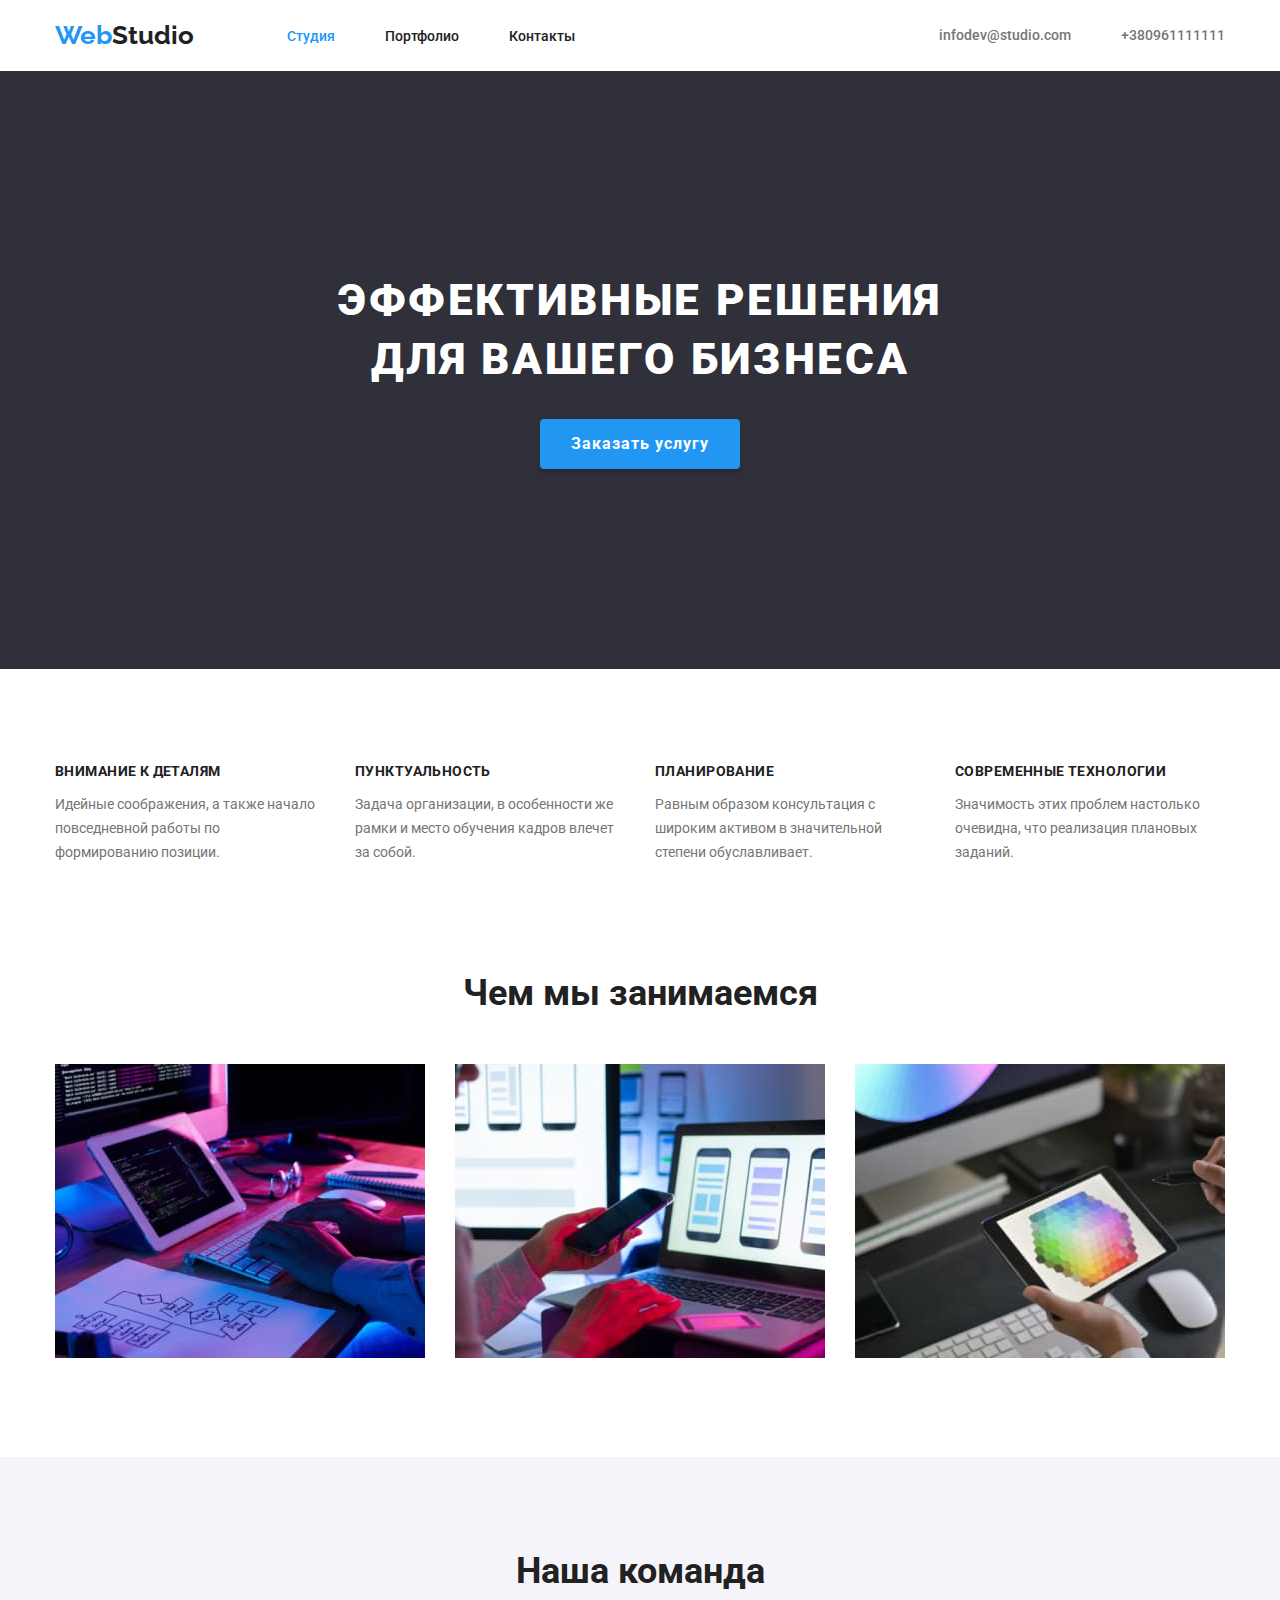
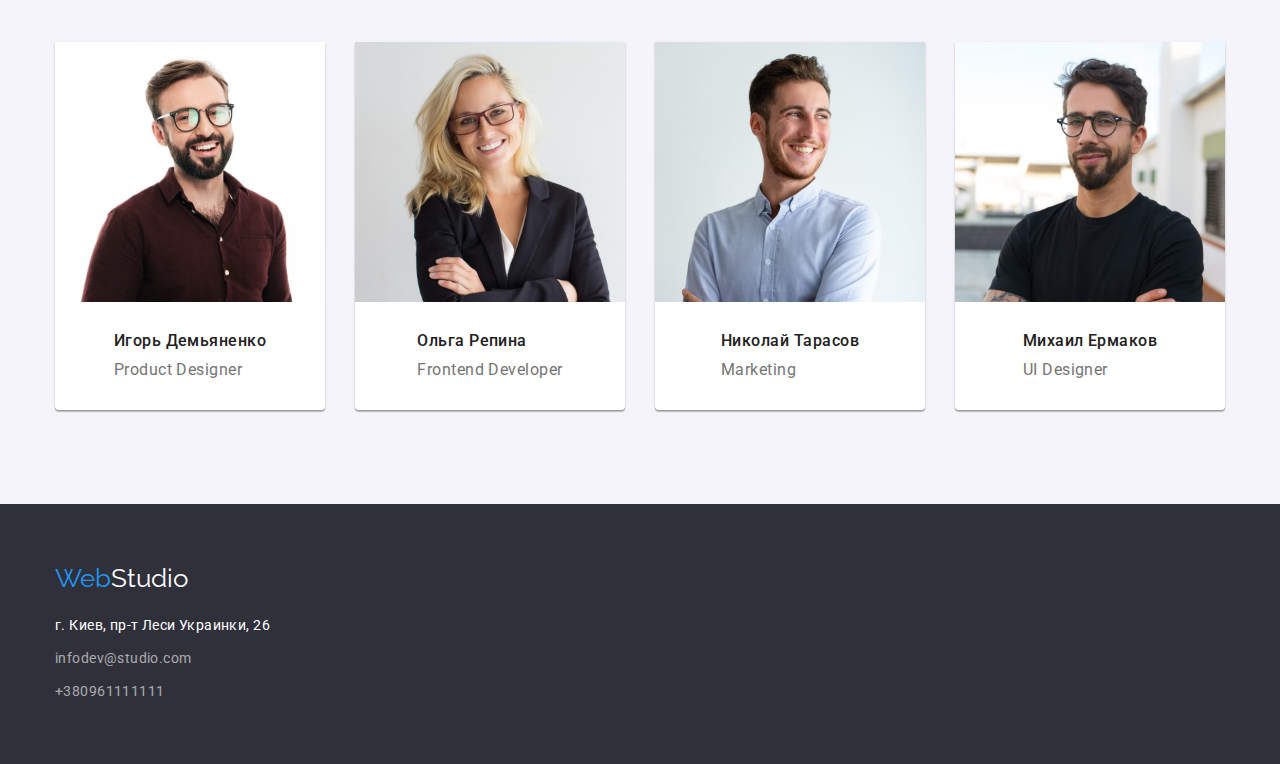
<file: index.html>
<!DOCTYPE html>
<html lang="ru">
  <head>
    <meta charset="UTF-8" />
    <meta http-equiv="X-UA-Compatible" content="IE=edge" />
    <meta name="viewport" content="width=device-width, initial-scale=1.0" />
    <link rel="preconnect" href="https://fonts.googleapis.com" />
    <!--Google fonts-->
    <link rel="preconnect" href="https://fonts.gstatic.com" crossorigin />
    <link
      href="https://fonts.googleapis.com/css2?family=Raleway:wght@700&family=Roboto:wght@300;400;500;700&display=swap"
      rel="stylesheet"
    />
    <link
      rel="stylesheet"
      href="https://cdn.jsdelivr.net/npm/modern-normalize@1.1.0/modern-normalize.min.css"
    />
    <link rel="stylesheet" href="./css/style.css" />
    <title>Homework-02</title>
  </head>

  <body>
    <!-- Шапка сайта -->

    <header class="header">
      <div class="container header-container">
        <a class="logo" href="index.html" lang="en"
          >Web<span class="accent-header">Studio</span></a
        >
        <nav class="nav">
          <ul class="header-nav list">
            <li class="active">
              <a class="header-nav-link" href="index.html">Студия</a>
            </li>
            <li>
              <a class="header-nav-link" href="portfolio.html">Портфолио</a>
            </li>
            <li><a class="header-nav-link" href="contacts">Контакты</a></li>
          </ul>
        </nav>
        <ul class="header-info">
          <li>
            <a class="header-mail-info" href="mailto:infodev@studio.com"
              >infodev@studio.com</a
            >
          </li>
          <li>
            <a class="header-tel-num" href="tel:+380961111111">+380961111111</a>
          </li>
        </ul>
      </div>
    </header>

    <main>
      <!-- Герой -->

      <section class="section hero">
        <div class="container">
          <h1 class="hero-title">Эффективные решения для вашего бизнеса</h1>
          <button class="button primary" type="button">Заказать услугу</button>
        </div>
      </section>

      <!-- Преимущества -->

      <section class="section section-feature">
        <div class="container">
          <ul class="feature-list">
            <li class="feature-list-container">
              <h3 class="feature-list-title">Внимание к деталям</h3>
              <p class="feature-list-text">
                Идейные соображения, а также начало повседневной работы по
                формированию позиции.
              </p>
            </li>
            <li class="feature-list-container">
              <h3 class="feature-list-title">Пунктуальность</h3>
              <p class="feature-list-text">
                Задача организации, в особенности же рамки и место обучения
                кадров влечет за собой.
              </p>
            </li>
            <li class="feature-list-container">
              <h3 class="feature-list-title">Планирование</h3>
              <p class="feature-list-text">
                Равным образом консультация с широким активом в значительной
                степени обуславливает.
              </p>
            </li>
            <li class="feature-list-container">
              <h3 class="feature-list-title">Современные технологии</h3>
              <p class="feature-list-text">
                Значимость этих проблем настолько очевидна, что реализация
                плановых заданий.
              </p>
            </li>
          </ul>
        </div>
      </section>

      <!-- Примеры работ -->

      <section class="section section-work">
        <div class="container section-container">
          <h2 class="work-title">Чем мы занимаемся</h2>
          <ul class="work-list">
            <li class="work-image">
              <img src="./images/img1.jpeg" alt="написание кода" width="370" />
            </li>
            <li class="work-image work-image-center">
              <img src="./images/img2.jpeg" alt=" вайфрейм" width="370" />
            </li>
            <li class="work-image">
              <img src="./images/img3.jpeg" alt=" дизайн" width="370" />
            </li>
          </ul>
        </div>
      </section>

      <!-- Список команды -->

      <section class="section team-section">
        <div class="container team-container">
          <h2 class="team">Наша команда</h2>
          <ul class="team-list">
            <li class="team-list-item">
              <img
                src="./images/igor.jpeg"
                alt="Product designer"
                width="270"
              />
              <div class="team-list-wrap">
                <h3 class="team-title">Игорь Демьяненко</h3>
                <p class="team-text">Product Designer</p>
              </div>
            </li>
            <li class="team-list-item">
              <img
                src="./images/olga.jpeg"
                alt="Frontend Developer"
                width="270"
              />
              <div class="team-list-wrap">
                <h3 class="team-title">Ольга Репина</h3>
                <p class="team-text">Frontend Developer</p>
              </div>
            </li>
            <li class="team-list-item">
              <img src="./images/kolya.jpeg" alt="Marketing" width="270" />
              <div class="team-list-wrap">
                <h3 class="team-title">Николай Тарасов</h3>
                <p class="team-text">Marketing</p>
              </div>
            </li>
            <li class="team-list-item">
              <img src="./images/mikolo.jpeg" alt="UI designer" width="270" />
              <div class="team-list-wrap">
                <h3 class="team-title">Михаил Ермаков</h3>
                <p class="team-text">UI Designer</p>
              </div>
            </li>
          </ul>
        </div>
      </section>
    </main>

    <!-- Футер -->

    <footer class="footer">
      <div class="container footer-container">
        <a class="footer-logo" href="index.html" lang="en"
          >Web<span class="accent-footer">Studio</span></a
        >
        <address class="footer-address-list">
          <ul>
            <li class="footer-text">
              <a class="footer-address" href="addres"
                >г. Киев, пр-т Леси Украинки, 26</a
              >
            </li>
            <li class="footer-text">
              <a class="footer-mail-info" href="mailto:infodev@studio.com"
                >infodev@studio.com</a
              >
            </li>
            <li class="footer-text">
              <a class="footer-tel-number" href="tel:+380961111111"
                >+380961111111</a
              >
            </li>
          </ul>
        </address>
      </div>
    </footer>
  </body>
</html>
</file>
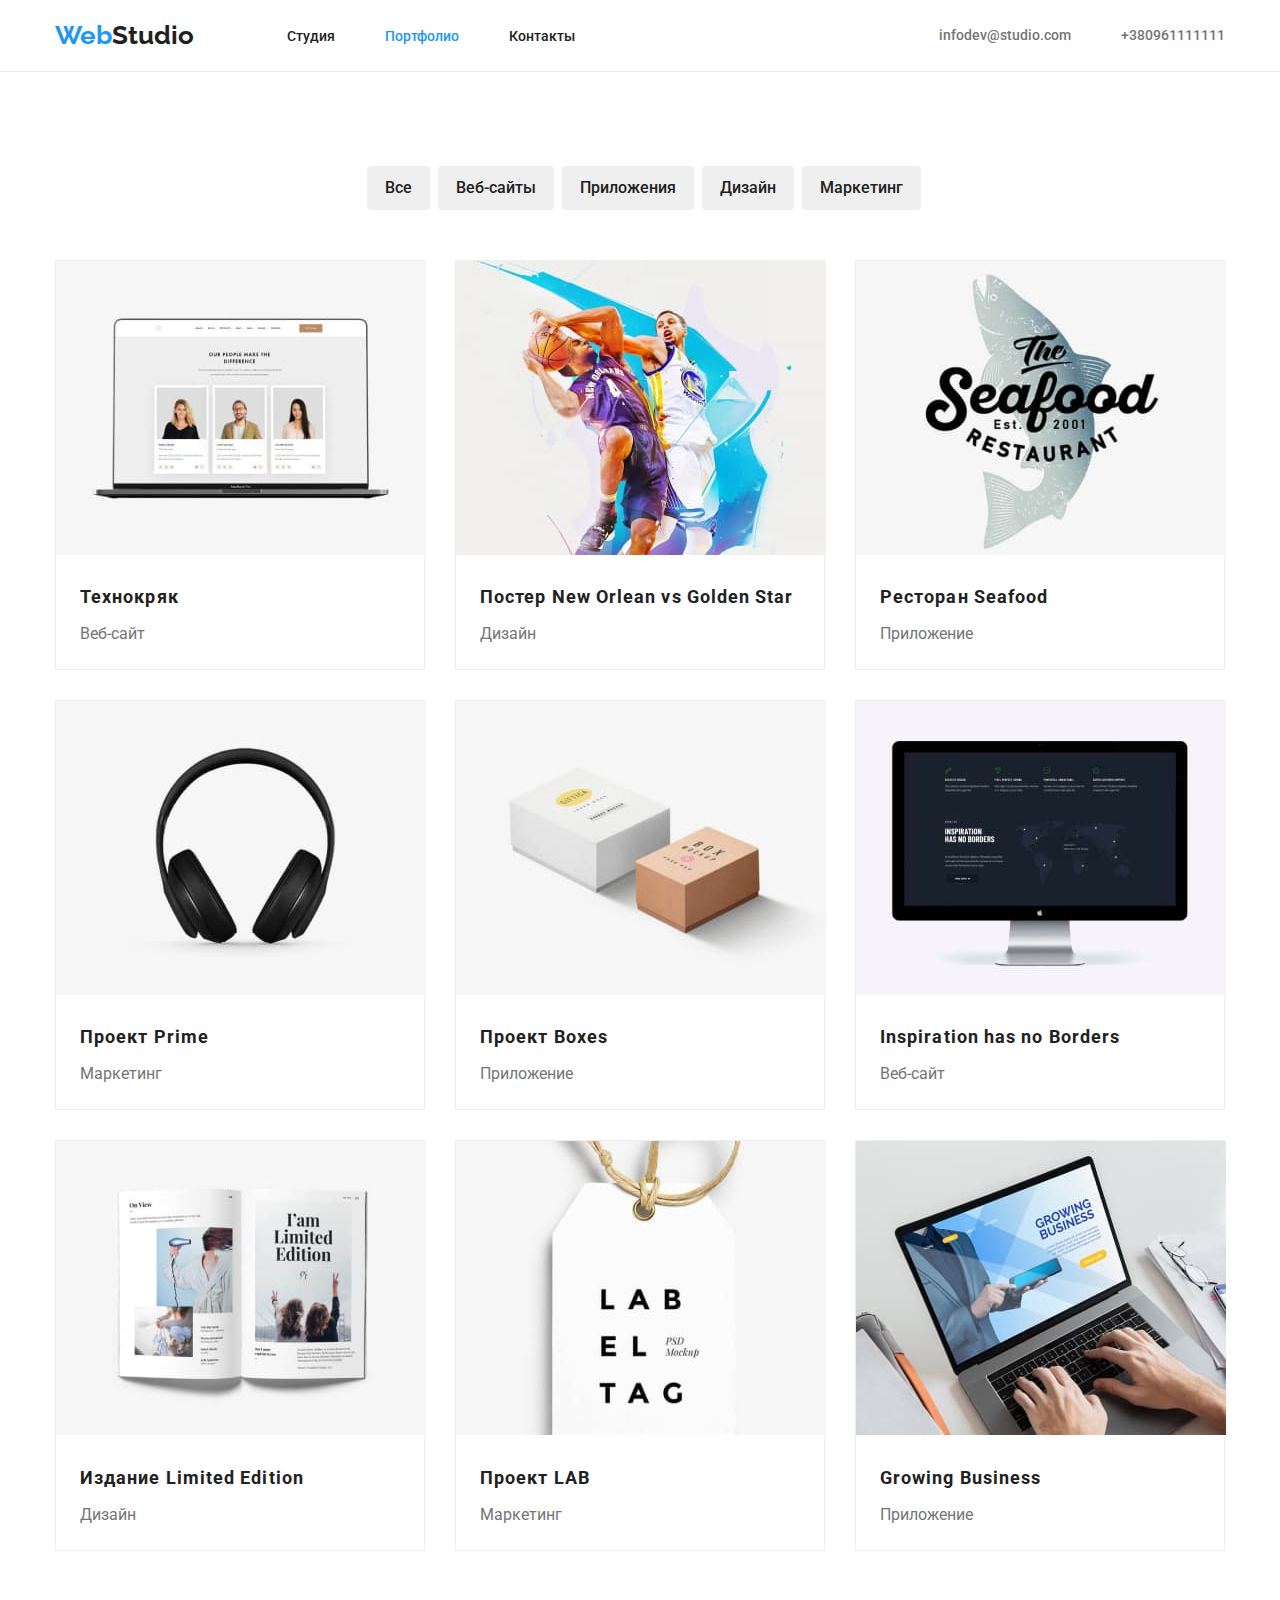
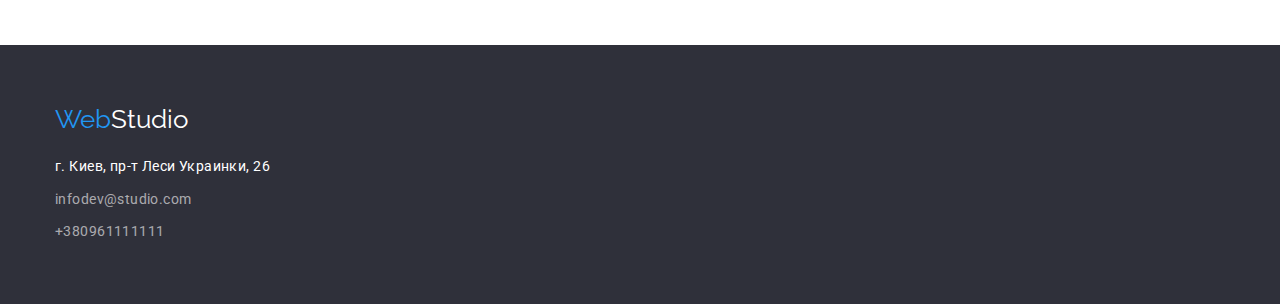
<file: portfolio.html>
<!DOCTYPE html>
<html lang="ru">
<head>
    <meta charset="UTF-8">
    <meta http-equiv="X-UA-Compatible" content="IE=edge">
    <meta name="viewport" content="width=device-width, initial-scale=1.0">
    <link rel="preconnect" href="https://fonts.googleapis.com">
    <link rel="preconnect" href="https://fonts.gstatic.com" crossorigin>
    <link href="https://fonts.googleapis.com/css2?family=Raleway:wght@700&family=Roboto:wght@300;400;500;700&display=swap" rel="stylesheet">    
    <link rel="stylesheet" href="https://cdn.jsdelivr.net/npm/modern-normalize@1.1.0/modern-normalize.min.css"/>
    <link rel="stylesheet" href="./css/style.css">
    <title>Portfolio</title>
</head>

    <!---->
    <header class="header border">
      <div class="container header-container">
        <a class="logo" href="index.html" lang="en">Web<span class="accent-header">Studio</span></a>
        <nav class="nav">
          <ul class="header-nav list">
            <li><a class="header-nav-link" href= "index.html">Студия</a></li>
            <li class="active"><a class="header-nav-link" href= "portfolio.html">Портфолио</a></li>
            <li><a class="header-nav-link" href= "contacts">Контакты</a></li>
          </ul>
        </nav>
        <ul class="header-info">
          <li><a class="header-mail-info" href="mailto:infodev@studio.com">infodev@studio.com</a></li>
          <li><a class="header-tel-num" href="tel:+380961111111">+380961111111</a></li>
        </ul>
    </div>
      </header>
  <main>

<!--Портфолио шапка-->

  <section class="portfolio-big-contaner section">
    <div class="container portfolio-container">

    <ul class="portfolio-nav-list">
        <li class="button-all"><button class="button1 button2">Все</button></li>
        <li class="button-web-site" ><button class="button1 button2">Веб-сайты</button></li>
        <li class="button-apps" ><button class="button1 button2">Приложения</button></li>
        <li class="button-design" ><button class="button1 button2">Дизайн</button></li>
        <li class="button-marketing" ><button class="button1 button2">Маркетинг</button></li>
    </ul>
    

<!--Портфолио-->

    <ul class="portfolio-app-list">
        <li class="portfolio-list-container">
            <img src="images/img-1.jpeg" alt="web-site" width="370"/>
            <div class="portfolio-list-item">
            <h2 class="portfolio-title" >Технокряк</h2>
            <p class="portfolio-text">Веб-сайт</p>
          </div>
        </li>
        <li class="portfolio-list-container">
            <img src="images/img-2.jpeg" alt="design" width="370"/>
            <div class="portfolio-list-item">
            <h2 class="portfolio-title" >Постер New Orlean vs Golden Star</h2>
            <p class="portfolio-text" >Дизайн</p>
            </div>
        </li>
        <li class="portfolio-list-container">
            <img src="images/img-3.jpeg" alt="apps" width="370"/>
          <div class="portfolio-list-item">
            <h2 class="portfolio-title" >Ресторан Seafood</h2>
            <p class="portfolio-text">Приложение</p>
            </div>
        </li>
        <li class="portfolio-list-container">
            <img src="images/img-4.jpeg" alt="marketing" width="370"/>
            <div class="portfolio-list-item">
            <h2 class="portfolio-title" >Проект Prime</h2>
            <p class="portfolio-text">Маркетинг</p>
            </div>
        </li>
        <li class="portfolio-list-container">
            <img src="images/img-5.jpeg" alt="apps" width="370"/>
            <div class="portfolio-list-item">
            <h2 class="portfolio-title" >Проект Boxes</h2>
            <p class="portfolio-text">Приложение</p>
            </div>
        </li>
        <li class="portfolio-list-container">
            <img src="images/img-6.jpeg" alt="web-site" width="370"/>
            <div class="portfolio-list-item">
            <h2 class="portfolio-title" >Inspiration has no Borders</h2>
            <p class="portfolio-text">Веб-сайт</p>
            </div>
        </li>
        <li class="portfolio-list-container">
            <img src="images/img-7.jpeg" alt="design" width="370"/>
            <div class="portfolio-list-item">
            <h2 class="portfolio-title" >Издание Limited Edition</h2>
            <p class="portfolio-text">Дизайн</p>
            </div>
        </li>
        <li class="portfolio-list-container">
            <img src="images/img-8.jpeg" alt="marketing" width="370"/>
            <div class="portfolio-list-item">
            <h2 class="portfolio-title" >Проект LAB</h2>
            <p class="portfolio-text">Маркетинг</p>
            </div>
        </li>
        <li class="portfolio-list-container">
            <img src="images/img-9.jpeg" alt="apps" width="370"/>
            <div class="portfolio-list-item">
            <h2 class="portfolio-title" >Growing Business</h2>
            <p class="portfolio-text">Приложение</p>
            </div>
        </li>
    </ul>
    </div>
 </section>

</main>
 <!-- Футер -->

      <footer class="footer">
        <div class="container footer-container">
        <a class="footer-logo" href="index.html" lang="en">Web<span class="accent-footer">Studio</span></a>
        <address class="footer-address-list">
          <ul>
            <li class="footer-text">
              <a class="footer-address" href="addres">г. Киев, пр-т Леси Украинки, 26</a></li>
            <li class="footer-text">
              <a class="footer-mail-info" href="mailto:infodev@studio.com">infodev@studio.com</a></li>
            <li class="footer-text">
              <a class="footer-tel-number" href="tel:+380961111111">+380961111111</a></li>
          </ul>
        </address>
      </div>
      </footer>
</body>
</html>
</file>
<file: css/style.css>
:root {
    /* css peremennye */
  /* fonts */
  --main-font: Roboto;
  --secondary-font: Raleway;

  /* text sizes */

  /* text colors */
  --accent-color: #2196f3;
  --body-color: #212121;
  --white-color:#FFFFFF;
  /* bg color */
  --bg-color-layout:#2F303A;
}

/* .class:not(:last-child) {
  background-color: #fff;
  margin-bottom: 30px;
} */

*,
*::before,
*::after{
  box-sizing: border-box;
}

body {
  font-family: var(--main-font), sans-serif; /*доминантный шрифт - главный  */
  color: var(--body-color);
}

h1,
h2,
h3,
h4,
h5,
h6,
p{
  margin-top: 0;
}

ul {
  list-style: none;
  margin: 0;
  padding: 0;
}

a {
  text-decoration: none;
}

.header{
  padding: 20px 0 20px 0;
}

.container{
   width: 1200px;
   padding: 0 15px;
   /* padding-left: 15px;
   padding-right: 15px; */
   margin: 0 auto;
   /* outline: 1px solid green; */
}


.logo {
  font-family: var(--secondary-font);
  font-style: normal;
  font-weight: bold;
  font-size: 26px;
  line-height: 1.2;
  color: var(--accent-color);
}

.logo:hover,
.logo:focus {
  color: var(--accent-color);
}

.header-container{
  display: flex;
  justify-content: space-between;
  /* padding: 20px 0 20px 0; */
}

.nav{
  display: flex;
  align-items: center;
  margin-left: 93px;
}

.header-info{
  margin-left: auto;
  display: flex;
  align-items: center;
}


.header-nav {
  display: flex;
  flex-direction: row;
  font-family: "Roboto";
  font-weight: 500;
  font-size: 14px;
  line-height: 1.15;
}

.accent-header {
  color: var(--body-color);
}

.accent-footer{
  color: var(--white-color);
}

.header-nav > .active > a,
.header-nav > .active > a{
  color: var(--accent-color);
}


.header-nav-link:hover,
.header-nav-link:focus,
.header-nav-link:hover,
.header-nav-link:focus,
.header-nav-link:hover,
.header-nav-link:focus {
  color:var(--accent-color);
}

.header-nav-link {
  margin-right: 50px;
  color: var(--body-color);
}

.header-mail-info{
  margin-right: 50px;
}

.header-mail-info,
.header-tel-num {
  font-weight: 500;
  font-size: 14px;
  line-height: 1.14;
  color: #757575;
}

.header-mail-info:hover,
.header-mail-info:focus,
.header-tel-num:hover,
.header-tel-num:focus {
  color: var(--accent-color);
}

/*ГЕРОЙ*/
.section{
  padding-top: 94px;
  padding-bottom: 94px;
}

.hero{
  padding: 200px 0px 200px 0px;
  background-color:var(--bg-color-layout);
}

.hero-title{
  margin: 0 auto;
  width: 700px;
  font-weight: 900;
  font-size: 44px;
  text-transform: uppercase;
  line-height: 1.34;
  text-align: center;
  letter-spacing: 0.06em;
  color: var(--white-color);
}

.button{
  font-family: Roboto;
  font-weight: bold;
  font-size: 16px;
  line-height: 1.87;
  align-items: center;
  text-align: center;
  letter-spacing: 0.06em;
  color: var(--white-color);
}

.primary{
  border: none;
  background: var(--accent-color);
  box-shadow: 0px 4px 4px rgba(0, 0, 0, 0.15);
  border-radius: 4px;
  width: 200px;
  height: 50px;
  cursor: pointer;
  display: block;
  margin: 30px auto 0px auto;
}

.button:hover,
.button:focus {
  background: var(--accent-color);
}

/*Преимущества */
.section-feature{
padding-bottom: 0px;
}

.feature-list{
  display: flex;
}

.feature-list-container{
  margin-right: 30px;
  width: 270px;
}

.feature-list-container:last-child{
  margin-right: 0;
}

.feature-list-title{
  font-weight: bold;
  font-size: 14px;
  line-height: 1.15;
  color: var(--body-color); 
  letter-spacing: 0.03em;
  text-transform: uppercase;
}

.feature-list-text{
  font-weight: normal;
  font-size: 14px;
  line-height: 1.7;
  color: #757575;
}

/*ПРИМЕРЫ РАБОТ*/

.section-container{
  flex-direction: column;
}

.work-title{
  margin-bottom: 50px;
}
.work-title,
.team{
  display: flex;
  justify-content: center;
  font-weight: bold;
  font-size: 36px;
  line-height: 1.16; 
}

.work-image-center{
  margin: 0px 30px;
}

.work-list{
  display: flex;
}

/*СПИСОК КОМАНДЫ*/

.team-section{
  background-color: #F5F4FA;
  padding: 94px 0px 94px 0px;
}

.team-container{
  flex-direction: column;
  align-items: center;
}

.team{
  margin-bottom: 50px;
}
.team-list{
  display: flex;
  justify-content: center;
}

.team-list-item:first-child{
  margin-left: 0;
}
.team-list-item:last-child{
  margin-right: 0;
}

.team-list-item{
  margin-right: 30px;
  display: flex;
  justify-content: center;
  flex-direction: column;
  align-items: center;
  width: 270px;
  background: var(--white-color);
  box-shadow: 0px 1px 3px rgba(0, 0, 0, 0.12), 0px 1px 1px rgba(0, 0, 0, 0.14), 0px 2px 1px rgba(0, 0, 0, 0.2);
  border-radius: 0px 0px 4px 4px;
}

.team-list-wrap{
  margin: 30px 0 30px 0;
}

.team-title{
  font-weight: 500;
  font-size: 16px;
  line-height: 1.18;
  letter-spacing: 0.03em;
  color: var(--body-color);
  margin-bottom: 10px;
}
.team-text{
  margin-bottom: 0;
  font-size: 16px;
  line-height: 1.18;
  letter-spacing: 0.03em;
  color: #757575;
}

/* Cтили портфолио */
.border{
  border-bottom: 1px solid #ECECEC;
}

/* Портфолио нав список */
.button1 {
  font-weight: 500;
  font-size: 16px;
  line-height: 1.6;
  cursor: pointer;
}

.button2 {
  color: var(--body-color);
  border: 0px solid #008cba;
  border-radius: 4px;
  cursor: pointer;
  margin-left: 8px;
  padding: 9px 18px;
}

.button2:hover,
.button2:focus {
  background-color:var(--accent-color);
  color: var(--white-color);
}

/* portfolio list */
.portfolio-nav-list{
  display: flex;
  justify-content: center;
  margin-bottom: 50px;
}

.portfolio-app-list{
  display: flex;
  flex-wrap: wrap;
  justify-content: center;
  margin-left: -30px;
  margin-top: -30px;
}

.portfolio-list-list:first-child{
  margin-left: 0px;
}

.portfolio-list-container{
  background: var(--white-color);
  border: 1px solid #EEEEEE;
  box-sizing: border-box;
  width: 370px;
  margin-left: 30px;
  margin-top: 30px;
}

.portfolio-list-item{
  margin: 20px 0px 20px 24px;
}

.portfolio-title{
  font-weight: bold;
  font-size: 18px;
  line-height: 2;    
  letter-spacing: 0.06em;
  color: var(--body-color);
  margin-bottom: 4px;
}

.portfolio-text{
  font-weight: normal;
  font-size: 16px;
  line-height: 1.87;
  color: #757575;
}

/*FOOTER*/
.footer{
  padding: 60px 0px 60px 0px;
  background-color:var(--bg-color-layout)
}

.footer-address{
  font-style: normal;
  line-height: 1.71;
  font-size: 14px;
  letter-spacing: 0.03em;
  color: var(--white-color);
  font-style: normal;
}

.footer-mail-info,
.footer-tel-number{
  font-size: 14px;
  line-height: 1.71;
  letter-spacing: 0.03em;
  color: rgba(255, 255, 255, 0.6);
  font-family: Roboto;
  font-style: normal;
  font-weight: normal;
}

.footer-mail-info:hover,
.footer-mail-info:focus,
.footer-tel-number:hover,
.footer-tel-number:focus {
  color: rgba(255, 255, 255, 0.6);
}

.footer-logo {
  margin-bottom: 20px;
  font-family: Raleway;
  font-size: 26px;
  color: var(--accent-color);
  display: block;
}
.footer-logo:hover, 
.footer-logo:focus {
  color: var(--accent-color);
} 

.footer-text{
  margin-bottom: 9px;
}

.footer-text:last-child{
  margin: 0;
}








/* .lass{
  display: flex;
  flex-wrap: wrap;
  margin-right: calc(-1 * var(--gap));
  margin-bottom: calc(-1 * var(--gap));
  margin-top: 150px;
} */
</file>
